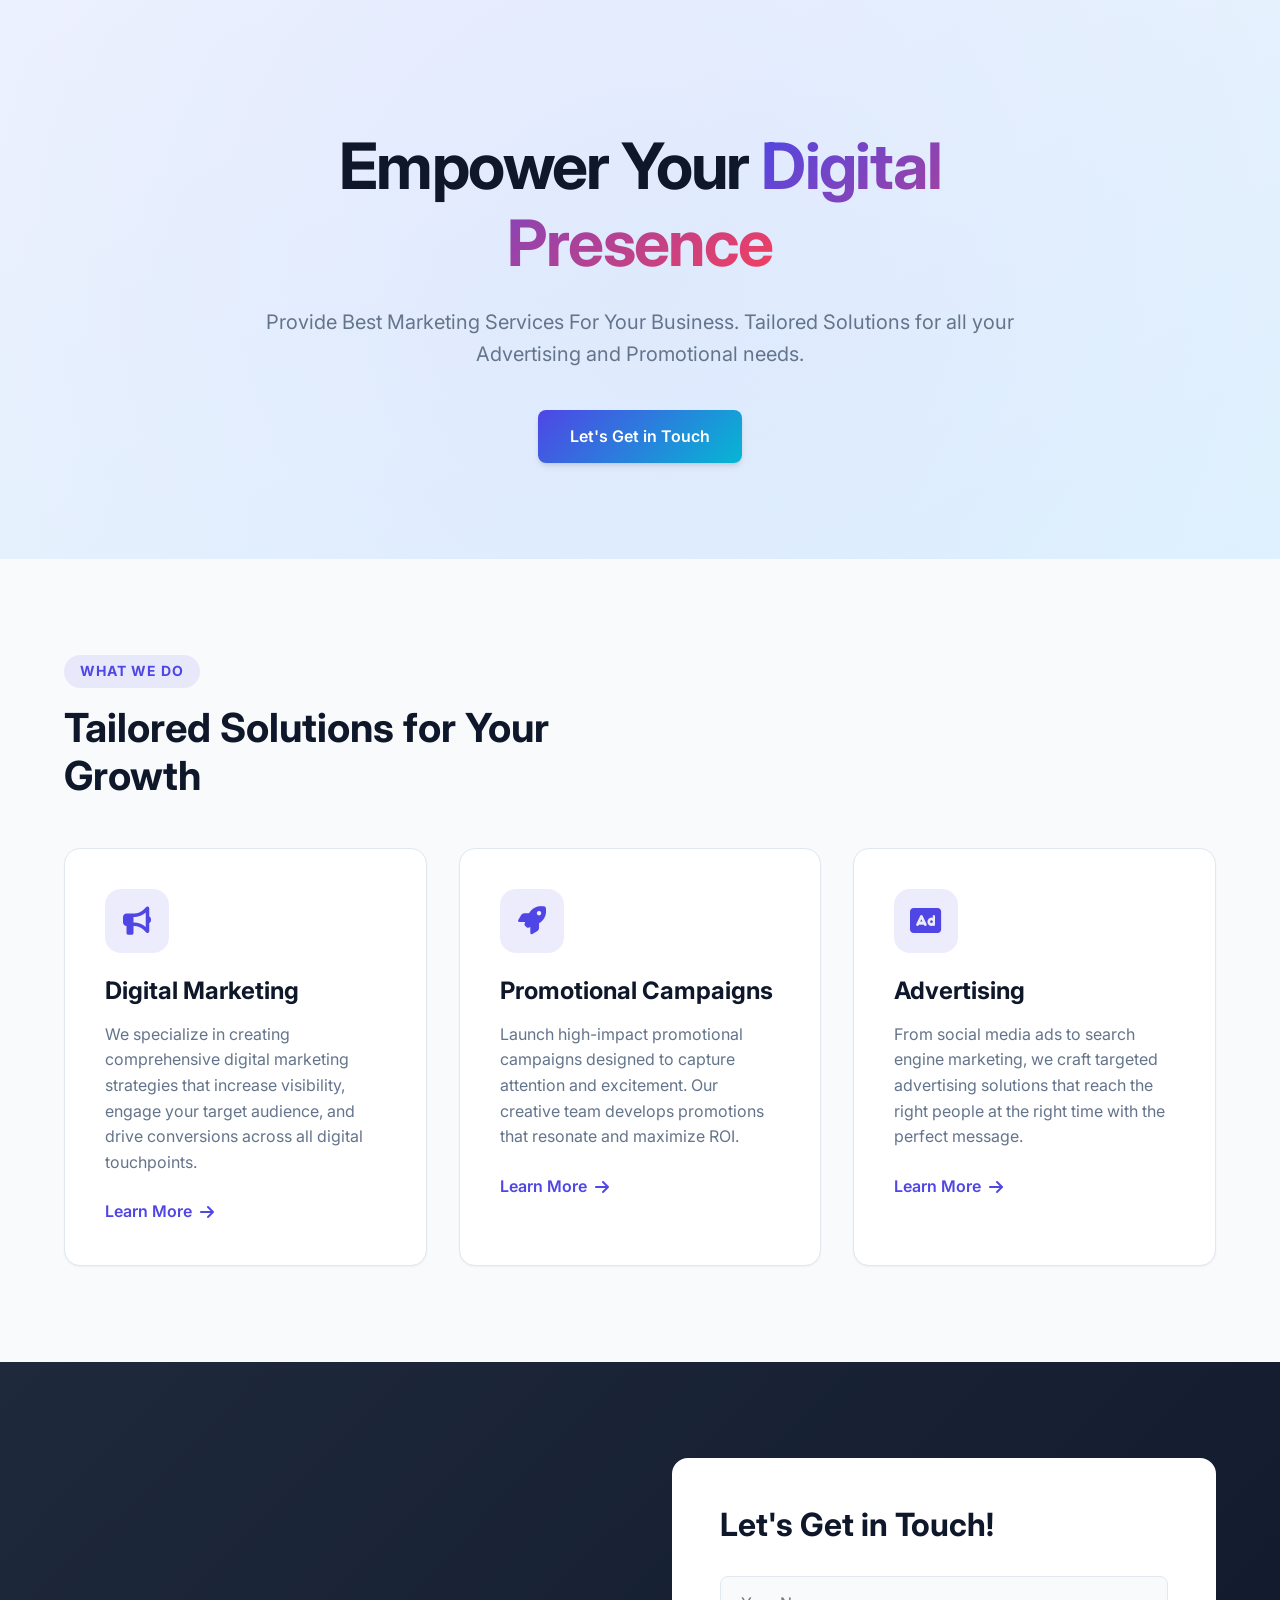
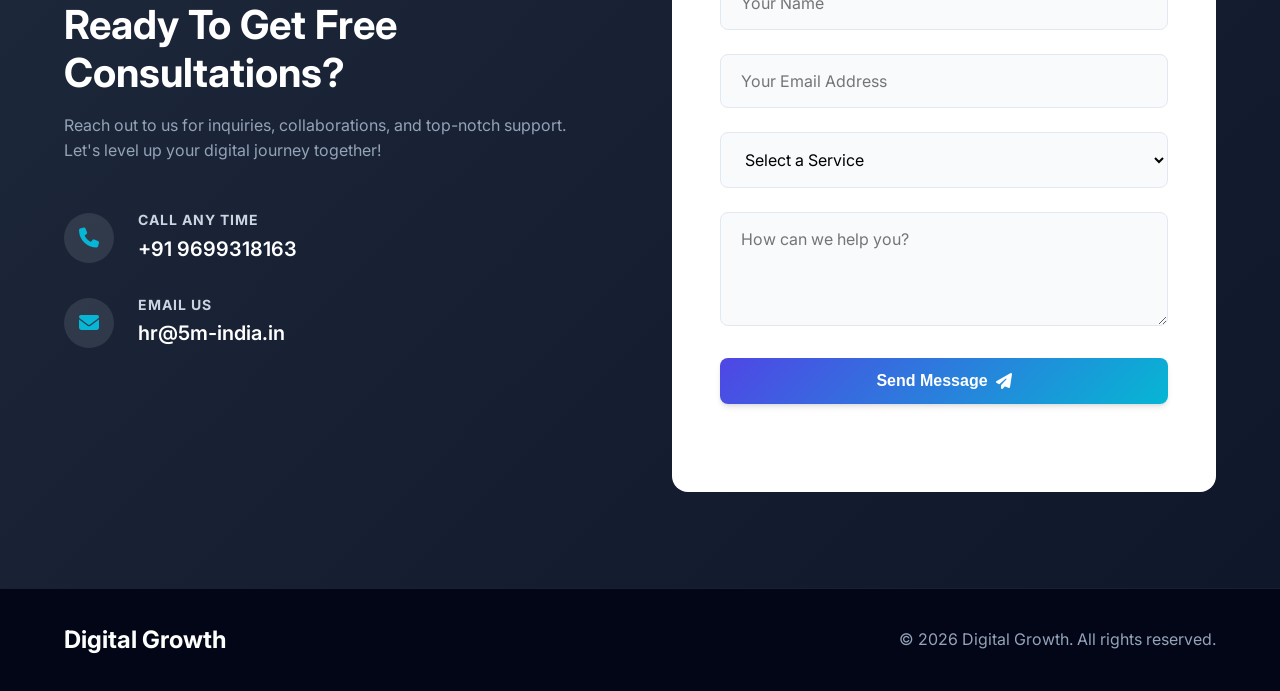
<file: index.html>
<!DOCTYPE html>
<html lang="en">

<head>
    <meta charset="UTF-8">
    <meta name="viewport" content="width=device-width, initial-scale=1.0">
    <meta name="description" content="Professional Digital Marketing, Promotional Campaigns, and Advertising Services.">
    <title>Our Services | Digital Growth</title>
    <link rel="stylesheet" href="style.css">
    <link href="https://fonts.googleapis.com/css2?family=Inter:wght@300;400;600;700&display=swap" rel="stylesheet">
    <!-- FontAwesome for icons -->
    <link rel="stylesheet" href="https://cdnjs.cloudflare.com/ajax/libs/font-awesome/6.4.0/css/all.min.css">
</head>

<body>
    <!-- Header / Hero Section -->
    <header class="hero-section">
        <div class="container">
            <h1 class="hero-title">Empower Your <span>Digital Presence</span></h1>
            <p class="hero-subtitle">Provide Best Marketing Services For Your Business. Tailored Solutions for all your
                Advertising and Promotional needs.</p>
            <a href="#contact" class="btn btn-primary">Let's Get in Touch</a>
        </div>
    </header>

    <!-- Services Grid Section -->
    <section id="services" class="services-section">
        <div class="container">
            <div class="section-heading">
                <h6 class="badge">What we do</h6>
                <h2 class="section-title">Tailored Solutions for Your Growth</h2>
            </div>

            <div class="services-grid">
                <!-- Service 1 -->
                <div class="service-card">
                    <div class="service-icon">
                        <i class="fa-solid fa-bullhorn"></i>
                    </div>
                    <h3>Digital Marketing</h3>
                    <p>We specialize in creating comprehensive digital marketing strategies that increase visibility,
                        engage your target audience, and drive conversions across all digital touchpoints.</p>
                    <a href="digital-marketing.html" class="read-more">Learn More <i
                            class="fa-solid fa-arrow-right"></i></a>
                </div>

                <!-- Service 2 -->
                <div class="service-card">
                    <div class="service-icon">
                        <i class="fa-solid fa-rocket"></i>
                    </div>
                    <h3>Promotional Campaigns</h3>
                    <p>Launch high-impact promotional campaigns designed to capture attention and excitement. Our
                        creative team develops promotions that resonate and maximize ROI.</p>
                    <a href="#contact" class="read-more">Learn More <i class="fa-solid fa-arrow-right"></i></a>
                </div>

                <!-- Service 3 -->
                <div class="service-card">
                    <div class="service-icon">
                        <i class="fa-solid fa-ad"></i>
                    </div>
                    <h3>Advertising</h3>
                    <p>From social media ads to search engine marketing, we craft targeted advertising solutions that
                        reach the right people at the right time with the perfect message.</p>
                    <a href="advertising.html" class="read-more">Learn More <i class="fa-solid fa-arrow-right"></i></a>
                </div>
            </div>
        </div>
    </section>



    <!-- Contact Form Section -->
    <section id="contact" class="contact-section">
        <div class="container contact-container">
            <div class="contact-info">
                <h2 class="section-title">Ready To Get Free Consultations?</h2>
                <p>Reach out to us for inquiries, collaborations, and top-notch support. Let's level up your digital
                    journey together!</p>

                <div class="contact-details">
                    <div class="contact-item">
                        <div class="icon"><i class="fa-solid fa-phone"></i></div>
                        <div>
                            <h5>Call Any Time</h5>
                            <a href="tel:+91 9699318163">+91 9699318163</a>
                        </div>
                    </div>
                    <div class="contact-item">
                        <div class="icon"><i class="fa-solid fa-envelope"></i></div>
                        <div>
                            <h5>Email Us</h5>
                            <a href="mailto:hr@5m-india.in">hr@5m-india.in</a>
                        </div>
                    </div>
                </div>
            </div>

            <div class="contact-form-wrapper">
                <form id="queryForm" class="contact-form">
                    <h3>Let's Get in Touch!</h3>
                    <div class="form-group">
                        <input type="text" id="name" name="name" placeholder="Your Name" required>
                    </div>
                    <div class="form-group">
                        <input type="email" id="email" name="email" placeholder="Your Email Address" required>
                    </div>
                    <div class="form-group">
                        <select id="service" name="service" required>
                            <option value="" disabled selected>Select a Service</option>
                            <option value="digital-marketing">Digital Marketing</option>
                            <option value="promotional-campaigns">Promotional Campaigns</option>
                            <option value="advertising">Advertising</option>
                            <option value="other">Other</option>
                        </select>
                    </div>
                    <div class="form-group">
                        <textarea id="message" name="message" rows="4" placeholder="How can we help you?"
                            required></textarea>
                    </div>
                    <button type="submit" class="btn btn-primary submit-btn">
                        <span>Send Message</span>
                        <i class="fa-solid fa-paper-plane"></i>
                    </button>
                    <p id="formStatus" class="form-status"></p>
                </form>
            </div>
        </div>
    </section>

    <footer>
        <div class="container flex-footer">
            <div class="footer-logo">Digital Growth</div>
            <p>&copy; 2026 Digital Growth. All rights reserved.</p>
        </div>
    </footer>

    <script src="script.js"></script>
</body>

</html>
</file>
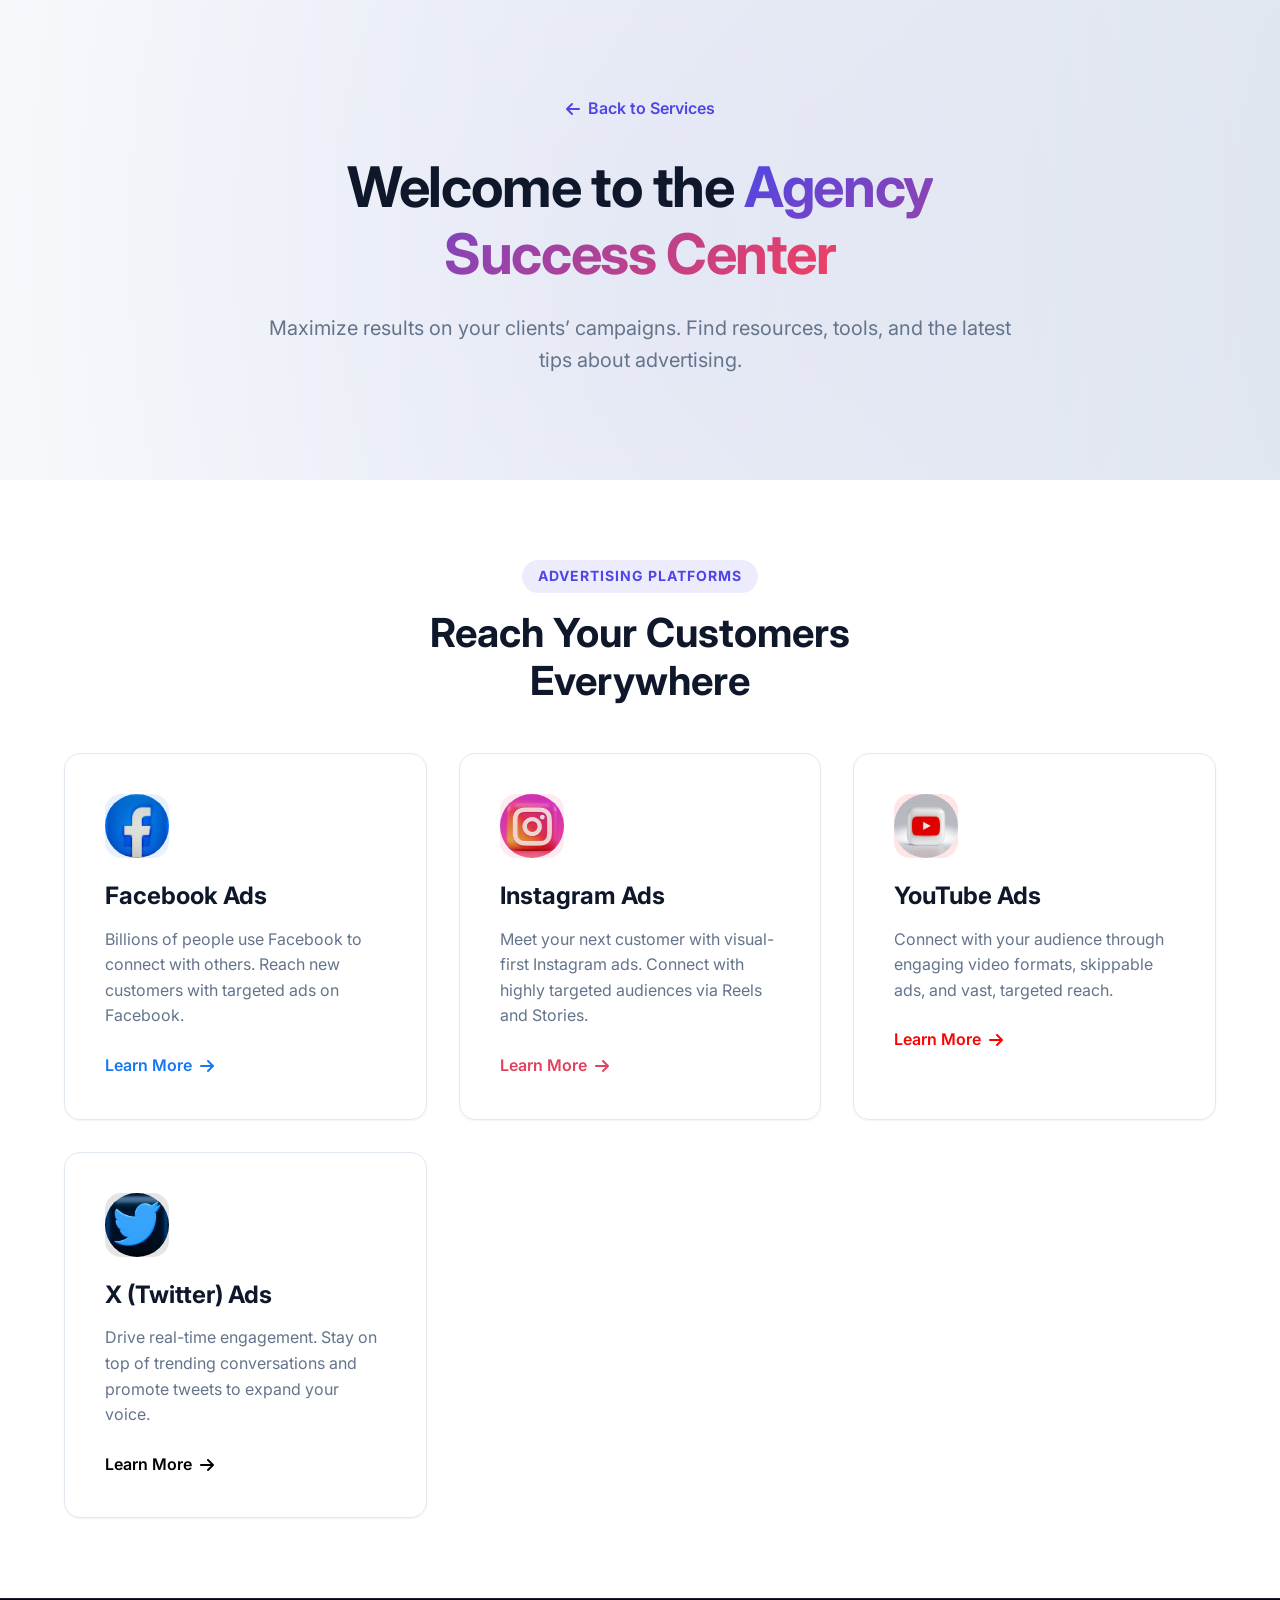
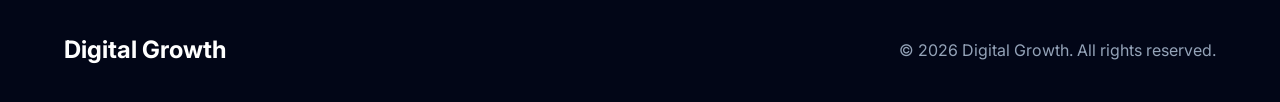
<file: advertising.html>
<!DOCTYPE html>
<html lang="en">

<head>
    <meta charset="UTF-8">
    <meta name="viewport" content="width=device-width, initial-scale=1.0">
    <title>Advertising Hub | Digital Growth</title>
    <link rel="stylesheet" href="style.css">
    <link href="https://fonts.googleapis.com/css2?family=Inter:wght@300;400;600;700&display=swap" rel="stylesheet">
    <link rel="stylesheet" href="https://cdnjs.cloudflare.com/ajax/libs/font-awesome/6.4.0/css/all.min.css">
</head>

<body>
    <header class="hero-section"
        style="padding: 6rem 0 4rem; text-align: center; background: linear-gradient(to right, #F8FAFC, #E2E8F0);">
        <div class="container" style="max-width: 800px;">
            <a href="index.html" class="back-link" style="justify-content: center; margin-bottom: 2rem;"><i
                    class="fa-solid fa-arrow-left"></i> Back to Services</a>
            <h1 class="hero-title" style="font-size: 3.5rem;">Welcome to the <span>Agency Success Center</span></h1>
            <p class="hero-subtitle">Maximize results on your clients’ campaigns. Find resources, tools, and the latest
                tips about advertising.</p>
        </div>
    </header>

    <section class="services-section" style="padding: 5rem 0; background: white;">
        <div class="container">
            <div class="section-heading center">
                <h6 class="badge">Advertising Platforms</h6>
                <h2 class="section-title">Reach Your Customers Everywhere</h2>
            </div>

            <div class="services-grid">
                <div class="service-card fade-in-up delay-1"
                    style="box-shadow: var(--shadow-sm); border: 1px solid #E2E8F0;">
                    <div class="service-icon" style="background: rgba(24,119,242,0.1); padding: 0; overflow: hidden;">
                        <img src="images/boliviainteligente-H88PXUVjd7U-unsplash copy 2.jpg" alt="Facebook Ads Logo" style="width: 100%; height: 100%; object-fit: cover; border-radius: 50%;">
                    </div>
                    <h3>Facebook Ads</h3>
                    <p>Billions of people use Facebook to connect with others. Reach new customers with targeted ads on
                        Facebook.</p>
                    <a href="fb-ads.html" class="read-more" style="color: #1877F2;">Learn More <i
                            class="fa-solid fa-arrow-right"></i></a>
                </div>

                <div class="service-card fade-in-up delay-2"
                    style="box-shadow: var(--shadow-sm); border: 1px solid #E2E8F0;">
                    <div class="service-icon" style="background: rgba(228,64,95,0.1); padding: 0; overflow: hidden;">
                        <img src="images/alexander-shatov-_tF3vug2FhQ-unsplash copy.jpg" alt="Instagram Ads Logo" style="width: 100%; height: 100%; object-fit: cover; border-radius: 50%;">
                    </div>
                    <h3>Instagram Ads</h3>
                    <p>Meet your next customer with visual-first Instagram ads. Connect with highly targeted audiences
                        via Reels and Stories.</p>
                    <a href="ig-ads.html" class="read-more" style="color: #E4405F;">Learn More <i
                            class="fa-solid fa-arrow-right"></i></a>
                </div>

                <div class="service-card fade-in-up delay-3"
                    style="box-shadow: var(--shadow-sm); border: 1px solid #E2E8F0;">
                    <div class="service-icon" style="background: rgba(255,0,0,0.1); padding: 0; overflow: hidden;">
                        <img src="images/logo_mariia-shalabaieva-q_x_8se9LXE-unsplash.jpg" alt="YouTube Ads Logo" style="width: 100%; height: 100%; object-fit: cover; border-radius: 50%;">
                    </div>
                    <h3>YouTube Ads</h3>
                    <p>Connect with your audience through engaging video formats, skippable ads, and vast, targeted
                        reach.</p>
                    <a href="youtube-ads.html" class="read-more" style="color: #FF0000;">Learn More <i
                            class="fa-solid fa-arrow-right"></i></a>
                </div>

                <div class="service-card fade-in-up delay-4"
                    style="box-shadow: var(--shadow-sm); border: 1px solid #E2E8F0;">
                    <div class="service-icon" style="background: rgba(0,0,0,0.1); padding: 0; overflow: hidden;">
                        <img src="images/alexander-shatov-k1xf2D7jWUs-unsplash copy 2.jpg" alt="X Ads Logo" style="width: 100%; height: 100%; object-fit: cover; border-radius: 50%;">
                    </div>
                    <h3>X (Twitter) Ads</h3>
                    <p>Drive real-time engagement. Stay on top of trending conversations and promote tweets to expand
                        your voice.</p>
                    <a href="twitter-ads.html" class="read-more" style="color: #000000;">Learn More <i
                            class="fa-solid fa-arrow-right"></i></a>
                </div>
            </div>
        </div>
    </section>

    <footer>
        <div class="container flex-footer">
            <div class="footer-logo">Digital Growth</div>
            <p>&copy; 2026 Digital Growth. All rights reserved.</p>
        </div>
    </footer>
</body>

</html>
</file>
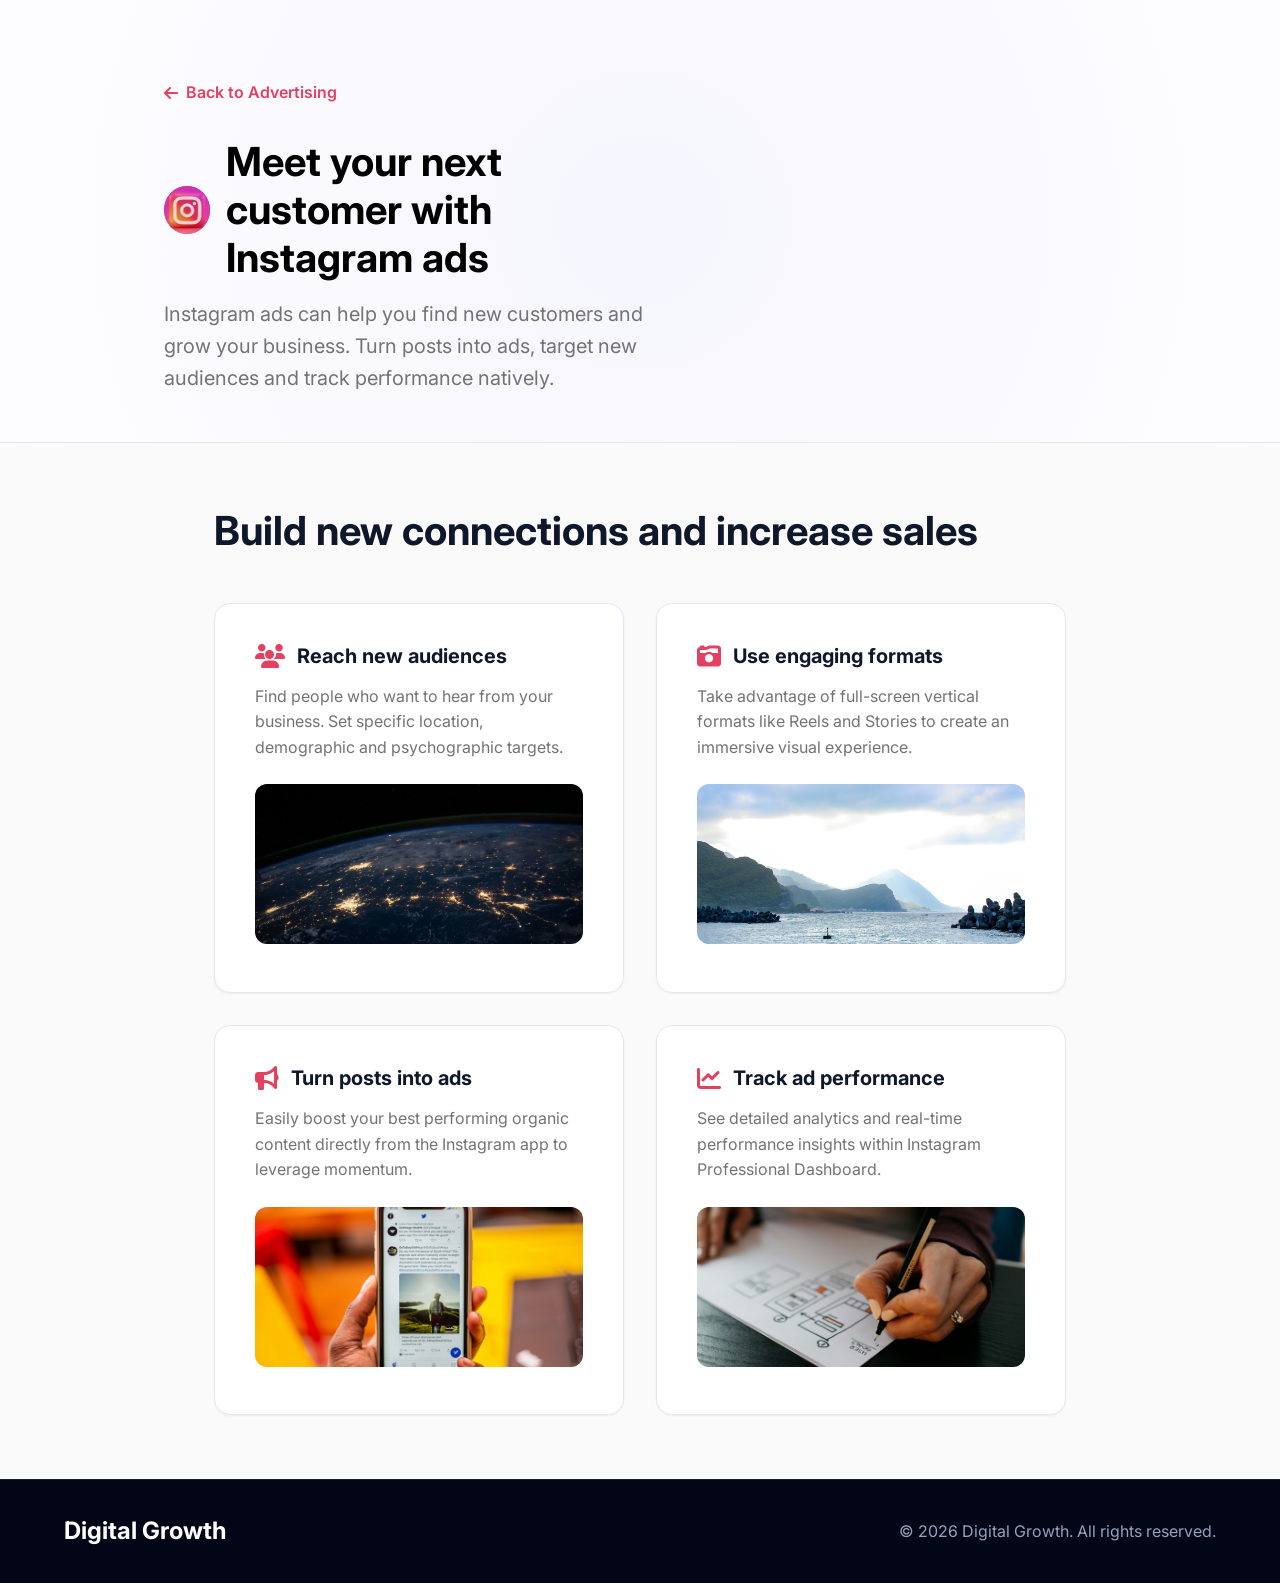
<file: ig-ads.html>
<!DOCTYPE html>
<html lang="en">

<head>
    <meta charset="UTF-8">
    <meta name="viewport" content="width=device-width, initial-scale=1.0">
    <title>Advertise on Instagram | Digital Growth</title>
    <link rel="stylesheet" href="style.css">
    <link href="https://fonts.googleapis.com/css2?family=Inter:wght@300;400;600;700&display=swap" rel="stylesheet">
    <link rel="stylesheet" href="https://cdnjs.cloudflare.com/ajax/libs/font-awesome/6.4.0/css/all.min.css">
</head>

<body>
    <header class="hero-section"
        style="padding: 5rem 0 3rem; text-align: left; background: #ffffff; border-bottom: 1px solid var(--border-color); overflow: hidden;">
        <div class="container hero-layout" style="max-width: 1000px;">
            <div class="fade-in-up">
                <a href="advertising.html" class="back-link" style="color: #E4405F;"><i
                        class="fa-solid fa-arrow-left"></i> Back to Advertising</a>
                <div style="display: flex; align-items: center; gap: 1rem; margin-bottom: 1rem;">
                    <div
                        style="width: 48px; height: 48px; background: linear-gradient(45deg, #f09433 0%, #e6683c 25%, #dc2743 50%, #cc2366 75%, #bc1888 100%); color: white; border-radius: 50%; display: flex; align-items: center; justify-content: center; font-size: 1.75rem;">
                        <img src="images/alexander-shatov-_tF3vug2FhQ-unsplash copy.jpg" alt="Instagram Logo"
                            style="border-radius:50%; height: 100%; object-fit: cover;">
                    </div>
                    <h1 style="font-size: 2.5rem; color: #000;">Meet your next customer with Instagram ads</h1>
                </div>
                <p style="font-size: 1.25rem; color: #737373;">Instagram ads can help you find new customers and grow
                    your business. Turn posts into ads, target new audiences and track performance natively.</p>
            </div>
            <div class="hero-image-wrap fade-in-up delay-2">
                <img src="images/eyestetix-studio-LPryCyk1PdE-unsplash.jpg" alt="Instagram Ads Preview"
                    class="hero-mockup-img" style="border-radius: 2rem;">
            </div>
        </div>
    </header>

    <section class="services-section" style="padding: 4rem 0; background: #FAFAFA;">
        <div class="container" style="max-width: 900px;">
            <h2 class="section-title fade-in-up" style="margin-bottom: 3rem; text-align: left;">Build new connections
                and increase sales</h2>

            <div class="services-grid" style="grid-template-columns: 1fr 1fr; gap: 2rem;">
                <div class="fade-in-up delay-1"
                    style="background: white; padding: 2.5rem; border-radius: var(--radius-lg); box-shadow: var(--shadow-sm); border: 1px solid var(--border-color); transition: transform 0.3s; cursor: pointer;"
                    onmouseover="this.style.transform='translateY(-5px)'"
                    onmouseout="this.style.transform='translateY(0)'">
                    <h3
                        style="margin-bottom: 1rem; font-size: 1.25rem; display: flex; align-items: center; gap: 0.75rem;">
                        <i class="fa-solid fa-users" style="color: #E4405F; font-size: 1.5rem;"></i> Reach new audiences
                    </h3>
                    <p style="color: #737373; margin-bottom: 1.5rem;">Find people who want to hear from your business.
                        Set specific location, demographic and psychographic targets.</p>
                    <img src="images/nasa-Q1p7bh3SHj8-unsplash.jpg" alt="Reach Audiences"
                        style="width: 100%; border-radius: 12px; height: 160px; object-fit: cover;">
                </div>

                <div class="fade-in-up delay-2"
                    style="background: white; padding: 2.5rem; border-radius: var(--radius-lg); box-shadow: var(--shadow-sm); border: 1px solid var(--border-color); transition: transform 0.3s; cursor: pointer;"
                    onmouseover="this.style.transform='translateY(-5px)'"
                    onmouseout="this.style.transform='translateY(0)'">
                    <h3
                        style="margin-bottom: 1rem; font-size: 1.25rem; display: flex; align-items: center; gap: 0.75rem;">
                        <i class="fa-solid fa-camera-retro" style="color: #E4405F; font-size: 1.5rem;"></i> Use engaging
                        formats
                    </h3>
                    <p style="color: #737373; margin-bottom: 1.5rem;">Take advantage of full-screen vertical formats
                        like Reels and Stories to create an immersive visual experience.</p>
                    <img src="images/ricky-lk-ShJpe4rpkkc-unsplash.jpg" alt="Engaging Formats Logo"
                        style="width: 100%; border-radius: 12px; height: 160px; object-fit: cover;">
                </div>

                <div class="fade-in-up delay-3"
                    style="background: white; padding: 2.5rem; border-radius: var(--radius-lg); box-shadow: var(--shadow-sm); border: 1px solid var(--border-color); transition: transform 0.3s; cursor: pointer;"
                    onmouseover="this.style.transform='translateY(-5px)'"
                    onmouseout="this.style.transform='translateY(0)'">
                    <h3
                        style="margin-bottom: 1rem; font-size: 1.25rem; display: flex; align-items: center; gap: 0.75rem;">
                        <i class="fa-solid fa-bullhorn" style="color: #E4405F; font-size: 1.5rem;"></i> Turn posts into
                        ads
                    </h3>
                    <p style="color: #737373; margin-bottom: 1.5rem;">Easily boost your best performing organic content
                        directly from the Instagram app to leverage momentum.</p>
                    <img src="images/daddy-mohlala-hwGiGxe-Rg4-unsplash.jpg" alt="Posts to Ads"
                        style="width: 100%; border-radius: 12px; height: 160px; object-fit: cover;">
                </div>

                <div class="fade-in-up delay-4"
                    style="background: white; padding: 2.5rem; border-radius: var(--radius-lg); box-shadow: var(--shadow-sm); border: 1px solid var(--border-color); transition: transform 0.3s; cursor: pointer;"
                    onmouseover="this.style.transform='translateY(-5px)'"
                    onmouseout="this.style.transform='translateY(0)'">
                    <h3
                        style="margin-bottom: 1rem; font-size: 1.25rem; display: flex; align-items: center; gap: 0.75rem;">
                        <i class="fa-solid fa-chart-line" style="color: #E4405F; font-size: 1.5rem;"></i> Track ad
                        performance
                    </h3>
                    <p style="color: #737373; margin-bottom: 1.5rem;">See detailed analytics and real-time performance
                        insights within Instagram Professional Dashboard.</p>
                    <img src="images/kelly-sikkema-v9FQR4tbIq8-unsplash.jpg" alt="Track Performance"
                        style="width: 100%; border-radius: 12px; height: 160px; object-fit: cover;">
                </div>
            </div>

        </div>
    </section>

    <footer>
        <div class="container flex-footer">
            <div class="footer-logo">Digital Growth</div>
            <p>&copy; 2026 Digital Growth. All rights reserved.</p>
        </div>
    </footer>
</body>

</html>
</file>
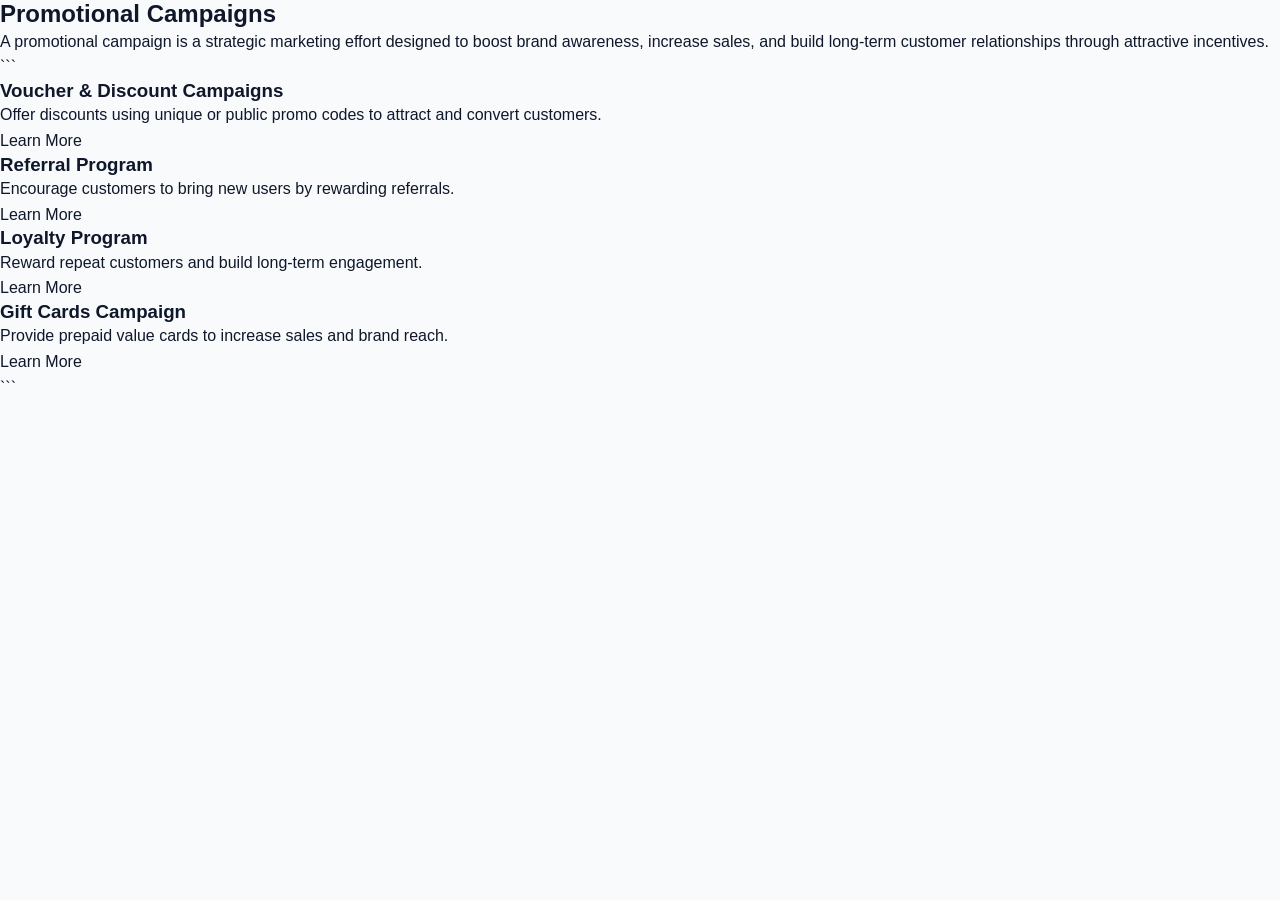
<file: promotional-campaign.html>
<!DOCTYPE html>

<html lang="en">

<head>
    <meta charset="UTF-8">
    <meta name="viewport" content="width=device-width, initial-scale=1.0">
    <title>Promotional Campaigns</title>
    <link rel="stylesheet" href="style.css">
</head>

<body>

    <section class="services">
        <h1>Promotional Campaigns</h1>
        <p>
            A promotional campaign is a strategic marketing effort designed to boost brand awareness, increase sales,
            and build long-term customer relationships through attractive incentives.
        </p>

        ```
        <div class="service-container">

            <div class="service-box">
                <h3>Voucher & Discount Campaigns</h3>
                <p>Offer discounts using unique or public promo codes to attract and convert customers.</p>
                <a href="voucher-campaign.html">Learn More</a>
            </div>

            <div class="service-box">
                <h3>Referral Program</h3>
                <p>Encourage customers to bring new users by rewarding referrals.</p>
                <a href="referral-program.html">Learn More</a>
            </div>

            <div class="service-box">
                <h3>Loyalty Program</h3>
                <p>Reward repeat customers and build long-term engagement.</p>
                <a href="loyalty-program.html">Learn More</a>
            </div>

            <div class="service-box">
                <h3>Gift Cards Campaign</h3>
                <p>Provide prepaid value cards to increase sales and brand reach.</p>
                <a href="gift-cards.html">Learn More</a>
            </div>

        </div>
        ```

    </section>

</body>

</html>
</file>
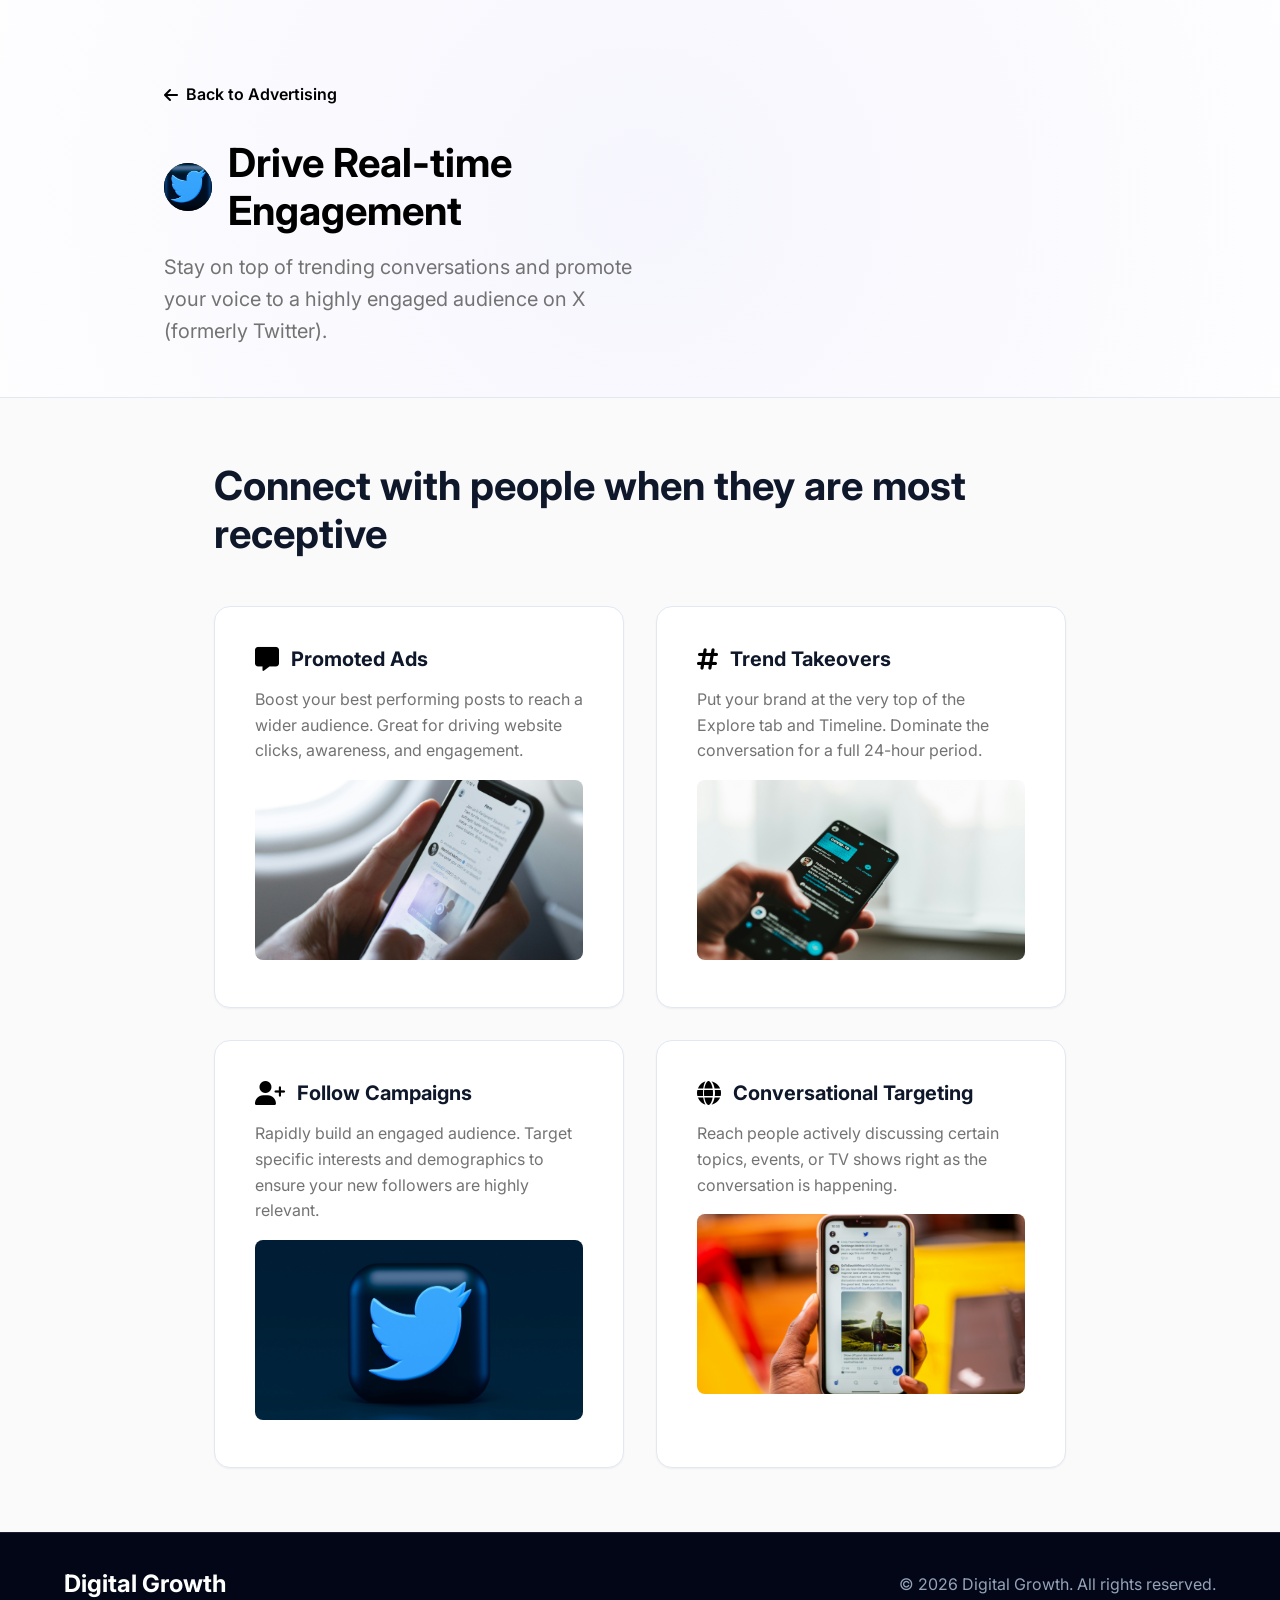
<file: twitter-ads.html>
<!DOCTYPE html>
<html lang="en">

<head>
    <meta charset="UTF-8">
    <meta name="viewport" content="width=device-width, initial-scale=1.0">
    <title>X (Twitter) Ads | Digital Growth</title>
    <link rel="stylesheet" href="style.css">
    <link href="https://fonts.googleapis.com/css2?family=Inter:wght@300;400;600;700&display=swap" rel="stylesheet">
    <link rel="stylesheet" href="https://cdnjs.cloudflare.com/ajax/libs/font-awesome/6.4.0/css/all.min.css">
</head>

<body>
    <header class="hero-section"
        style="padding: 5rem 0 3rem; text-align: left; background: #ffffff; border-bottom: 1px solid var(--border-color); overflow: hidden;">
        <div class="container hero-layout" style="max-width: 1000px;">
            <div class="fade-in-up">
                <a href="advertising.html" class="back-link" style="color: #000000;"><i
                        class="fa-solid fa-arrow-left"></i> Back to Advertising</a>
                <div style="display: flex; align-items: center; gap: 1rem; margin-bottom: 1rem;">
                    <div
                        style=" border-radius: 50%; height: 48px; background: #000000; color: white; border-radius: 50%; display: flex; align-items: center; justify-content: center; font-size: 1.5rem;">
                        <img src="images/alexander-shatov-k1xf2D7jWUs-unsplash copy 2.jpg" alt="Twitter Logo"
                            style="border-radius:50%; height: 100%; object-fit: cover;">
                    </div>
                    <h1 style="font-size: 2.5rem; color: #000;">Drive Real-time Engagement</h1>
                </div>
                <p style="font-size: 1.25rem; color: #737373;">Stay on top of trending conversations and promote your
                    voice to a highly engaged audience on X (formerly Twitter).</p>
            </div>
            <div class="hero-image-wrap fade-in-up delay-2">
                <img src="images/alexander-shatov-d4_aCS3jsQ0-unsplash.jpg" alt="X Logo Preview" class="hero-mockup-img"
                    style="border-radius: 2rem;">
            </div>
        </div>
    </header>

    <section class="services-section" style="padding: 4rem 0; background: #FAFAFA;">
        <div class="container" style="max-width: 900px;">
            <h2 class="section-title fade-in-up" style="margin-bottom: 3rem; text-align: left;">Connect with people when
                they are most receptive</h2>

            <div class="services-grid" style="grid-template-columns: 1fr 1fr; gap: 2rem;">
                <div class="fade-in-up delay-1"
                    style="background: white; padding: 2.5rem; border-radius: var(--radius-lg); box-shadow: var(--shadow-sm); border: 1px solid var(--border-color); transition: transform 0.3s; cursor: pointer;"
                    onmouseover="this.style.transform='translateY(-5px)'"
                    onmouseout="this.style.transform='translateY(0)'">
                    <h3
                        style="margin-bottom: 1rem; font-size: 1.25rem; display: flex; align-items: center; gap: 0.75rem;">
                        <i class="fa-solid fa-message" style="color: #000; font-size: 1.5rem;"></i> Promoted Ads
                    </h3>
                    <p style="color: #737373; margin-bottom: 1rem;">Boost your best performing posts to reach a wider
                        audience. Great for driving website clicks, awareness, and engagement.</p>
                    <img src="images/marten-bjork-FVtG38Cjc_k-unsplash.jpg" alt="Promoted Ads Details"
                        style="width: 100%; border-radius: var(--radius-md); object-fit: cover; height: 180px;">
                </div>

                <div class="fade-in-up delay-2"
                    style="background: white; padding: 2.5rem; border-radius: var(--radius-lg); box-shadow: var(--shadow-sm); border: 1px solid var(--border-color); transition: transform 0.3s; cursor: pointer;"
                    onmouseover="this.style.transform='translateY(-5px)'"
                    onmouseout="this.style.transform='translateY(0)'">
                    <h3
                        style="margin-bottom: 1rem; font-size: 1.25rem; display: flex; align-items: center; gap: 0.75rem;">
                        <i class="fa-solid fa-hashtag" style="color: #000; font-size: 1.5rem;"></i> Trend Takeovers
                    </h3>
                    <p style="color: #737373; margin-bottom: 1rem;">Put your brand at the very top of the Explore tab
                        and Timeline. Dominate the conversation for a full 24-hour period.</p>
                    <img src="images/claudio-schwarz-FMJAYeRwtDY-unsplash.jpg" alt="Trend Takeovers Details"
                        style="width: 100%; border-radius: var(--radius-md); object-fit: cover; height: 180px;">
                </div>

                <div class="fade-in-up delay-3"
                    style="background: white; padding: 2.5rem; border-radius: var(--radius-lg); box-shadow: var(--shadow-sm); border: 1px solid var(--border-color); transition: transform 0.3s; cursor: pointer;"
                    onmouseover="this.style.transform='translateY(-5px)'"
                    onmouseout="this.style.transform='translateY(0)'">
                    <h3
                        style="margin-bottom: 1rem; font-size: 1.25rem; display: flex; align-items: center; gap: 0.75rem;">
                        <i class="fa-solid fa-user-plus" style="color: #000; font-size: 1.5rem;"></i> Follow Campaigns
                    </h3>
                    <p style="color: #737373; margin-bottom: 1rem;">Rapidly build an engaged audience. Target specific
                        interests and demographics to ensure your new followers are highly relevant.</p>
                    <img src="images/alexander-shatov-k1xf2D7jWUs-unsplash.jpg" alt="Follow Campaigns Details"
                        style="width: 100%; border-radius: var(--radius-md); object-fit: cover; height: 180px;">
                </div>

                <div class="fade-in-up delay-4"
                    style="background: white; padding: 2.5rem; border-radius: var(--radius-lg); box-shadow: var(--shadow-sm); border: 1px solid var(--border-color); transition: transform 0.3s; cursor: pointer;"
                    onmouseover="this.style.transform='translateY(-5px)'"
                    onmouseout="this.style.transform='translateY(0)'">
                    <h3
                        style="margin-bottom: 1rem; font-size: 1.25rem; display: flex; align-items: center; gap: 0.75rem;">
                        <i class="fa-solid fa-globe" style="color: #000; font-size: 1.5rem;"></i> Conversational
                        Targeting
                    </h3>
                    <p style="color: #737373; margin-bottom: 1rem;">Reach people actively discussing certain topics,
                        events, or TV shows right as the conversation is happening.</p>
                    <img src="images/daddy-mohlala-hwGiGxe-Rg4-unsplash.jpg" alt="Conversational Details"
                        style="width: 100%; border-radius: var(--radius-md); object-fit: cover; height: 180px;">
                </div>
            </div>
        </div>
    </section>

    <footer>
        <div class="container flex-footer">
            <div class="footer-logo">Digital Growth</div>
            <p>&copy; 2026 Digital Growth. All rights reserved.</p>
        </div>
    </footer>
</body>

</html>
</file>
<file: style.css>
/* style.css */
:root {
    --primary: #4F46E5; /* Indigo 600 */
    --primary-hover: #4338CA;
    --secondary: #06B6D4; /* Cyan 500 */
    --accent: #F43F5E; /* Rose 500 */
    --bg-color: #F8FAFC;
    --text-main: #0F172A;
    --text-muted: #64748B;
    --card-bg: #FFFFFF;
    --border-color: #E2E8F0;
    --shadow-sm: 0 1px 2px 0 rgb(0 0 0 / 0.05);
    --shadow-md: 0 4px 6px -1px rgb(0 0 0 / 0.1), 0 2px 4px -2px rgb(0 0 0 / 0.1);
    --shadow-lg: 0 10px 15px -3px rgb(0 0 0 / 0.1), 0 4px 6px -4px rgb(0 0 0 / 0.1);
    --shadow-hover: 0 20px 25px -5px rgb(0 0 0 / 0.1), 0 8px 10px -6px rgb(0 0 0 / 0.1);
    --radius-md: 0.5rem;
    --radius-lg: 1rem;
    --transition: all 0.3s cubic-bezier(0.4, 0, 0.2, 1);
}

* {
    margin: 0;
    padding: 0;
    box-sizing: border-box;
}

html {
    scroll-behavior: smooth;
    font-size: 16px;
}

body {
    font-family: 'Inter', sans-serif;
    background-color: var(--bg-color);
    color: var(--text-main);
    line-height: 1.6;
    overflow-x: hidden;
}

a {
    text-decoration: none;
    color: inherit;
}

.container {
    max-width: 1200px;
    margin: 0 auto;
    padding: 0 1.5rem;
}

/* Typography */
h1, h2, h3, h4, h5, h6 {
    font-weight: 700;
    line-height: 1.2;
    color: var(--text-main);
}

.section-heading {
    margin-bottom: 3rem;
    max-width: 600px;
}

.section-heading.center {
    margin: 0 auto 3rem;
    text-align: center;
}

.badge {
    display: inline-block;
    color: var(--primary);
    background: rgba(79, 70, 229, 0.1);
    padding: 0.5rem 1rem;
    border-radius: 2rem;
    font-size: 0.875rem;
    text-transform: uppercase;
    letter-spacing: 1px;
    margin-bottom: 1rem;
}

.section-title {
    font-size: 2.5rem;
    margin-bottom: 1rem;
}

/* Buttons */
.btn {
    display: inline-flex;
    align-items: center;
    justify-content: center;
    padding: 0.875rem 2rem;
    border-radius: var(--radius-md);
    font-weight: 600;
    transition: var(--transition);
    cursor: pointer;
    border: none;
    font-size: 1rem;
    gap: 0.5rem;
}

.btn-primary {
    background: linear-gradient(135deg, var(--primary), var(--secondary));
    color: white;
    box-shadow: var(--shadow-md);
}

.btn-primary:hover {
    transform: translateY(-2px);
    box-shadow: var(--shadow-lg);
    background: linear-gradient(135deg, var(--primary-hover), #0891B2);
}

.back-link {
    display: inline-flex;
    align-items: center;
    gap: 0.5rem;
    color: var(--primary);
    font-weight: 600;
    margin-bottom: 2rem;
    transition: var(--transition);
}

.back-link:hover {
    color: var(--primary-hover);
    transform: translateX(-4px);
}

/* Hero Section */
.hero-section {
    padding: 8rem 0 6rem;
    background: linear-gradient(to bottom right, #EEF2FF, #E0F2FE);
    text-align: center;
    position: relative;
    overflow: hidden;
}

.hero-section::before {
    content: '';
    position: absolute;
    top: -50%;
    left: -50%;
    width: 200%;
    height: 200%;
    background: radial-gradient(circle, rgba(79, 70, 229, 0.05) 0%, transparent 60%);
    z-index: 0;
}

.hero-section .container {
    position: relative;
    z-index: 1;
    max-width: 800px;
}

.hero-title {
    font-size: 4rem;
    margin-bottom: 1.5rem;
    letter-spacing: -0.025em;
}

.hero-title span {
    background: linear-gradient(135deg, var(--primary), var(--accent));
    -webkit-background-clip: text;
    -webkit-text-fill-color: transparent;
}

.hero-subtitle {
    font-size: 1.25rem;
    color: var(--text-muted);
    margin-bottom: 2.5rem;
}

/* Services Grid */
.services-section {
    padding: 6rem 0;
    background-color: var(--bg-color);
}

.services-grid {
    display: grid;
    grid-template-columns: repeat(auto-fit, minmax(320px, 1fr));
    gap: 2rem;
}

.service-card {
    background: var(--card-bg);
    padding: 2.5rem;
    border-radius: var(--radius-lg);
    box-shadow: var(--shadow-sm);
    border: 1px solid var(--border-color);
    transition: var(--transition);
    position: relative;
    overflow: hidden;
    z-index: 1;
}

.service-card::after {
    content: '';
    position: absolute;
    top: 0;
    left: 0;
    width: 100%;
    height: 4px;
    background: linear-gradient(90deg, var(--primary), var(--secondary));
    transform: scaleX(0);
    transform-origin: left;
    transition: transform 0.4s ease;
    z-index: -1;
}

.service-card:hover {
    transform: translateY(-10px);
    box-shadow: var(--shadow-hover);
    border-color: transparent;
}

.service-card:hover::after {
    transform: scaleX(1);
}

.service-icon {
    width: 64px;
    height: 64px;
    background: rgba(79, 70, 229, 0.1);
    color: var(--primary);
    border-radius: 16px;
    display: flex;
    align-items: center;
    justify-content: center;
    font-size: 1.75rem;
    margin-bottom: 1.5rem;
    transition: var(--transition);
}

.service-card:hover .service-icon {
    background: var(--primary);
    color: white;
    transform: scale(1.1) rotate(5deg);
}

.service-card h3 {
    font-size: 1.5rem;
    margin-bottom: 1rem;
}

.service-card p {
    color: var(--text-muted);
    margin-bottom: 1.5rem;
}

.read-more {
    display: inline-flex;
    align-items: center;
    gap: 0.5rem;
    color: var(--primary);
    font-weight: 600;
    transition: var(--transition);
}

.read-more:hover {
    color: var(--primary-hover);
    gap: 0.75rem; /* Animates arrow out */
}

/* Process Section */
.process-section {
    padding: 6rem 0;
    background: #FFFFFF;
}

.process-grid {
    display: grid;
    grid-template-columns: repeat(auto-fit, minmax(250px, 1fr));
    gap: 2rem;
    counter-reset: process;
}

.process-step {
    text-align: center;
    position: relative;
    padding: 2rem;
}

.process-step::before {
    content: '';
    position: absolute;
    top: 3rem;
    right: -50%;
    width: 100%;
    height: 2px;
    background: dashed 2px var(--border-color);
    z-index: 0;
}

.process-step:last-child::before {
    display: none;
}

.step-num {
    width: 80px;
    height: 80px;
    background: var(--card-bg);
    border: 2px solid var(--primary);
    color: var(--primary);
    border-radius: 50%;
    display: flex;
    align-items: center;
    justify-content: center;
    font-size: 1.5rem;
    font-weight: 700;
    margin: 0 auto 1.5rem;
    position: relative;
    z-index: 1;
    box-shadow: var(--shadow-md);
    transition: var(--transition);
}

.process-step:hover .step-num {
    background: var(--primary);
    color: white;
    transform: scale(1.1);
}

.process-step h4 {
    font-size: 1.25rem;
    margin-bottom: 1rem;
}

.process-step p {
    color: var(--text-muted);
}

/* Contact Section */
.contact-section {
    padding: 6rem 0;
    background: linear-gradient(135deg, #1E293B, #0F172A);
    color: white;
}

.contact-section .section-title {
    color: white;
}

.contact-section p {
    color: #94A3B8;
}

.contact-container {
    display: grid;
    grid-template-columns: 1fr 1fr;
    gap: 4rem;
    align-items: center;
}

.contact-info {
    padding-right: 2rem;
}

.contact-details {
    margin-top: 3rem;
    display: flex;
    flex-direction: column;
    gap: 2rem;
}

.contact-item {
    display: flex;
    align-items: center;
    gap: 1.5rem;
}

.contact-item .icon {
    width: 50px;
    height: 50px;
    background: rgba(255,255,255,0.1);
    border-radius: 50%;
    display: flex;
    align-items: center;
    justify-content: center;
    font-size: 1.25rem;
    color: var(--secondary);
}

.contact-item h5 {
    color: #CBD5E1;
    font-size: 0.875rem;
    text-transform: uppercase;
    letter-spacing: 1px;
    margin-bottom: 0.25rem;
}

.contact-item a {
    color: white;
    font-size: 1.25rem;
    font-weight: 600;
    transition: var(--transition);
}

.contact-item a:hover {
    color: var(--secondary);
}

.contact-form-wrapper {
    background: white;
    padding: 3rem;
    border-radius: var(--radius-lg);
    box-shadow: var(--shadow-xl);
    color: var(--text-main);
}

.contact-form h3 {
    font-size: 2rem;
    margin-bottom: 2rem;
}

.form-group {
    margin-bottom: 1.5rem;
}

.form-group input,
.form-group select,
.form-group textarea {
    width: 100%;
    padding: 1rem 1.25rem;
    border: 1px solid var(--border-color);
    border-radius: var(--radius-md);
    font-size: 1rem;
    font-family: inherit;
    transition: var(--transition);
    background-color: #F8FAFC;
}

.form-group input:focus,
.form-group select:focus,
.form-group textarea:focus {
    outline: none;
    border-color: var(--primary);
    background-color: white;
    box-shadow: 0 0 0 3px rgba(79, 70, 229, 0.1);
}

.submit-btn {
    width: 100%;
}

.form-status {
    margin-top: 1rem;
    text-align: center;
    font-weight: 600;
    min-height: 1.5rem;
}

.form-status.success { color: #10B981; }
.form-status.error { color: #EF4444; }

/* Footer */
footer {
    background: #020617;
    color: #94A3B8;
    padding: 2rem 0;
    border-top: 1px solid rgba(255,255,255,0.1);
}

.flex-footer {
    display: flex;
    justify-content: space-between;
    align-items: center;
}

.footer-logo {
    font-size: 1.5rem;
    font-weight: 700;
    color: white;
}

/* Responsive */
@media (max-width: 992px) {
    .contact-container {
        grid-template-columns: 1fr;
        gap: 3rem;
    }
    .process-step::before {
        display: none; /* Hide dashed line on smaller screens */
    }
}

@media (max-width: 768px) {
    .hero-title {
        font-size: 2.5rem;
    }
    .section-title {
        font-size: 2rem;
    }
    .flex-footer {
        flex-direction: column;
        gap: 1rem;
        text-align: center;
    }
    .contact-form-wrapper {
        padding: 2rem;
    }
}

/* Animations & Interactivity */
@keyframes fadeInUp {
    from {
        opacity: 0;
        transform: translateY(40px);
    }
    to {
        opacity: 1;
        transform: translateY(0);
    }
}

@keyframes floatImg {
    0% { transform: translateY(0px); }
    50% { transform: translateY(-15px); }
    100% { transform: translateY(0px); }
}

.fade-in-up {
    opacity: 0;
    animation: fadeInUp 0.8s ease-out forwards;
}

.hero-layout {
    display: grid;
    grid-template-columns: 1.2fr 1fr;
    gap: 4rem;
    align-items: center;
}

.hero-image-wrap {
    position: relative;
    animation: floatImg 6s ease-in-out infinite;
    animation-delay: 0.5s;
}

.hero-mockup-img {
    width: 100%;
    max-width: 450px;
    height: auto;
    border-radius: var(--radius-lg);
    box-shadow: 0 25px 50px -12px rgba(0, 0, 0, 0.25);
    margin: 0 auto;
    display: block;
    object-fit: cover;
}

.delay-1 { animation-delay: 0.2s; }
.delay-2 { animation-delay: 0.4s; }
.delay-3 { animation-delay: 0.6s; }
.delay-4 { animation-delay: 0.8s; }
.delay-5 { animation-delay: 1.0s; }

/* Responsive adjustments for new hero grid */
@media (max-width: 992px) {
    .hero-layout {
        grid-template-columns: 1fr;
        text-align: center;
    }
}
</file>
